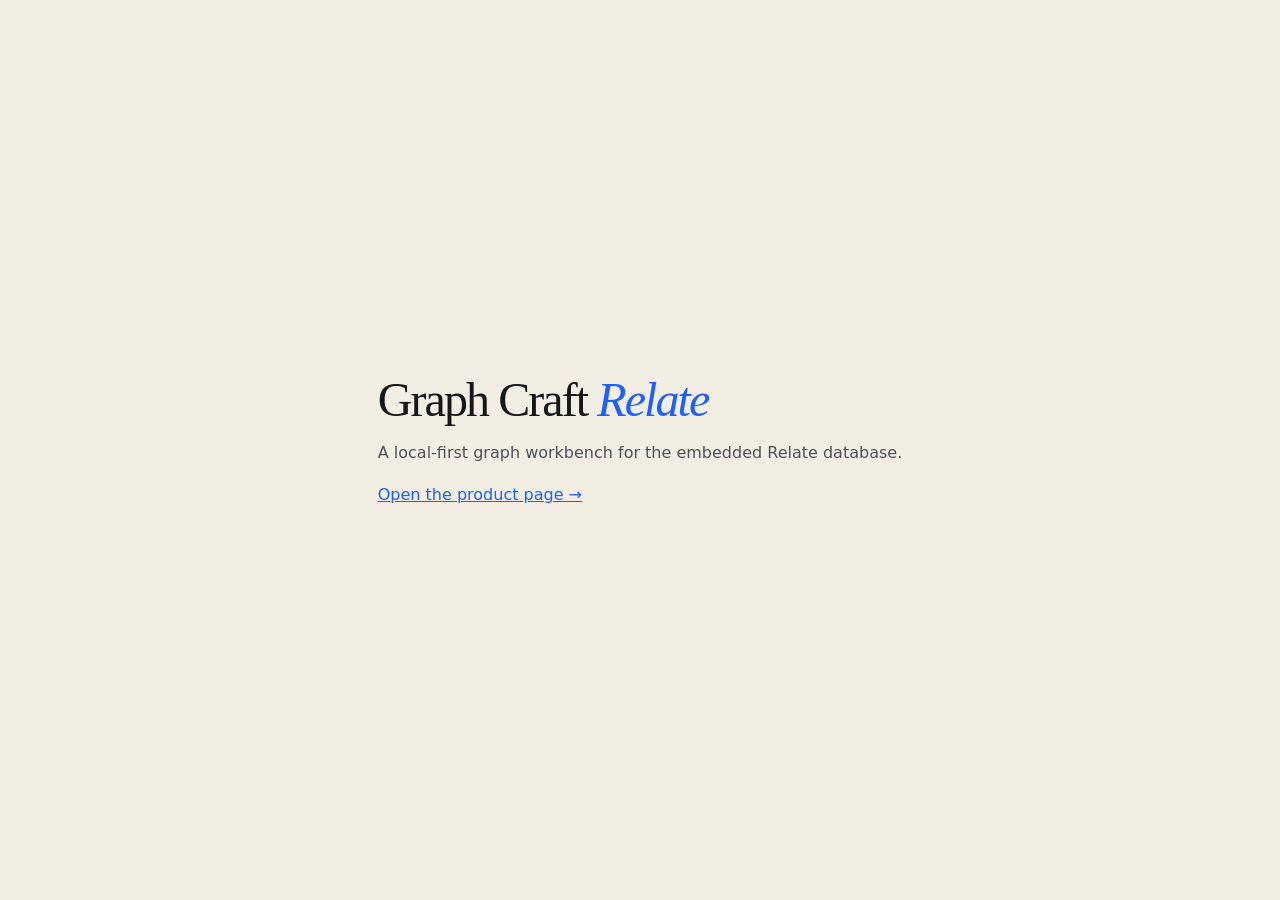
<file: index.html>
<!doctype html>
<html lang="en">
<head>
  <meta charset="utf-8" />
  <meta name="viewport" content="width=device-width, initial-scale=1" />
  <title>Graph Craft</title>
  <meta name="description" content="Graph Craft — local-first graph workbenches." />
  <link rel="icon" href="graph-craft-relate/favicon.svg" type="image/svg+xml" />
  <style>
    :root { color-scheme: light dark; }
    body { margin: 0; min-height: 100vh; display: grid; place-items: center; background: #f2eee4; color: #15181b; font: 16px/1.6 system-ui, sans-serif; }
    main { max-width: 560px; padding: 40px 24px; }
    h1 { margin: 0 0 12px; font: 500 3rem/1 "Iowan Old Style", Palatino, Georgia, serif; letter-spacing: -.04em; }
    h1 em { color: #1f5eff; }
    p { color: #4b5359; }
    a { color: #1f5eff; }
    @media (prefers-color-scheme: dark) { body { background: #0c1117; color: #e7eef5; } p { color: #b3c0cb; } h1 em, a { color: #6ea8ff; } }
  </style>
</head>
<body>
  <main>
    <h1>Graph Craft <em>Relate</em></h1>
    <p>A local-first graph workbench for the embedded Relate database.</p>
    <p><a href="graph-craft-relate/">Open the product page →</a></p>
  </main>
</body>
</html>
</file>
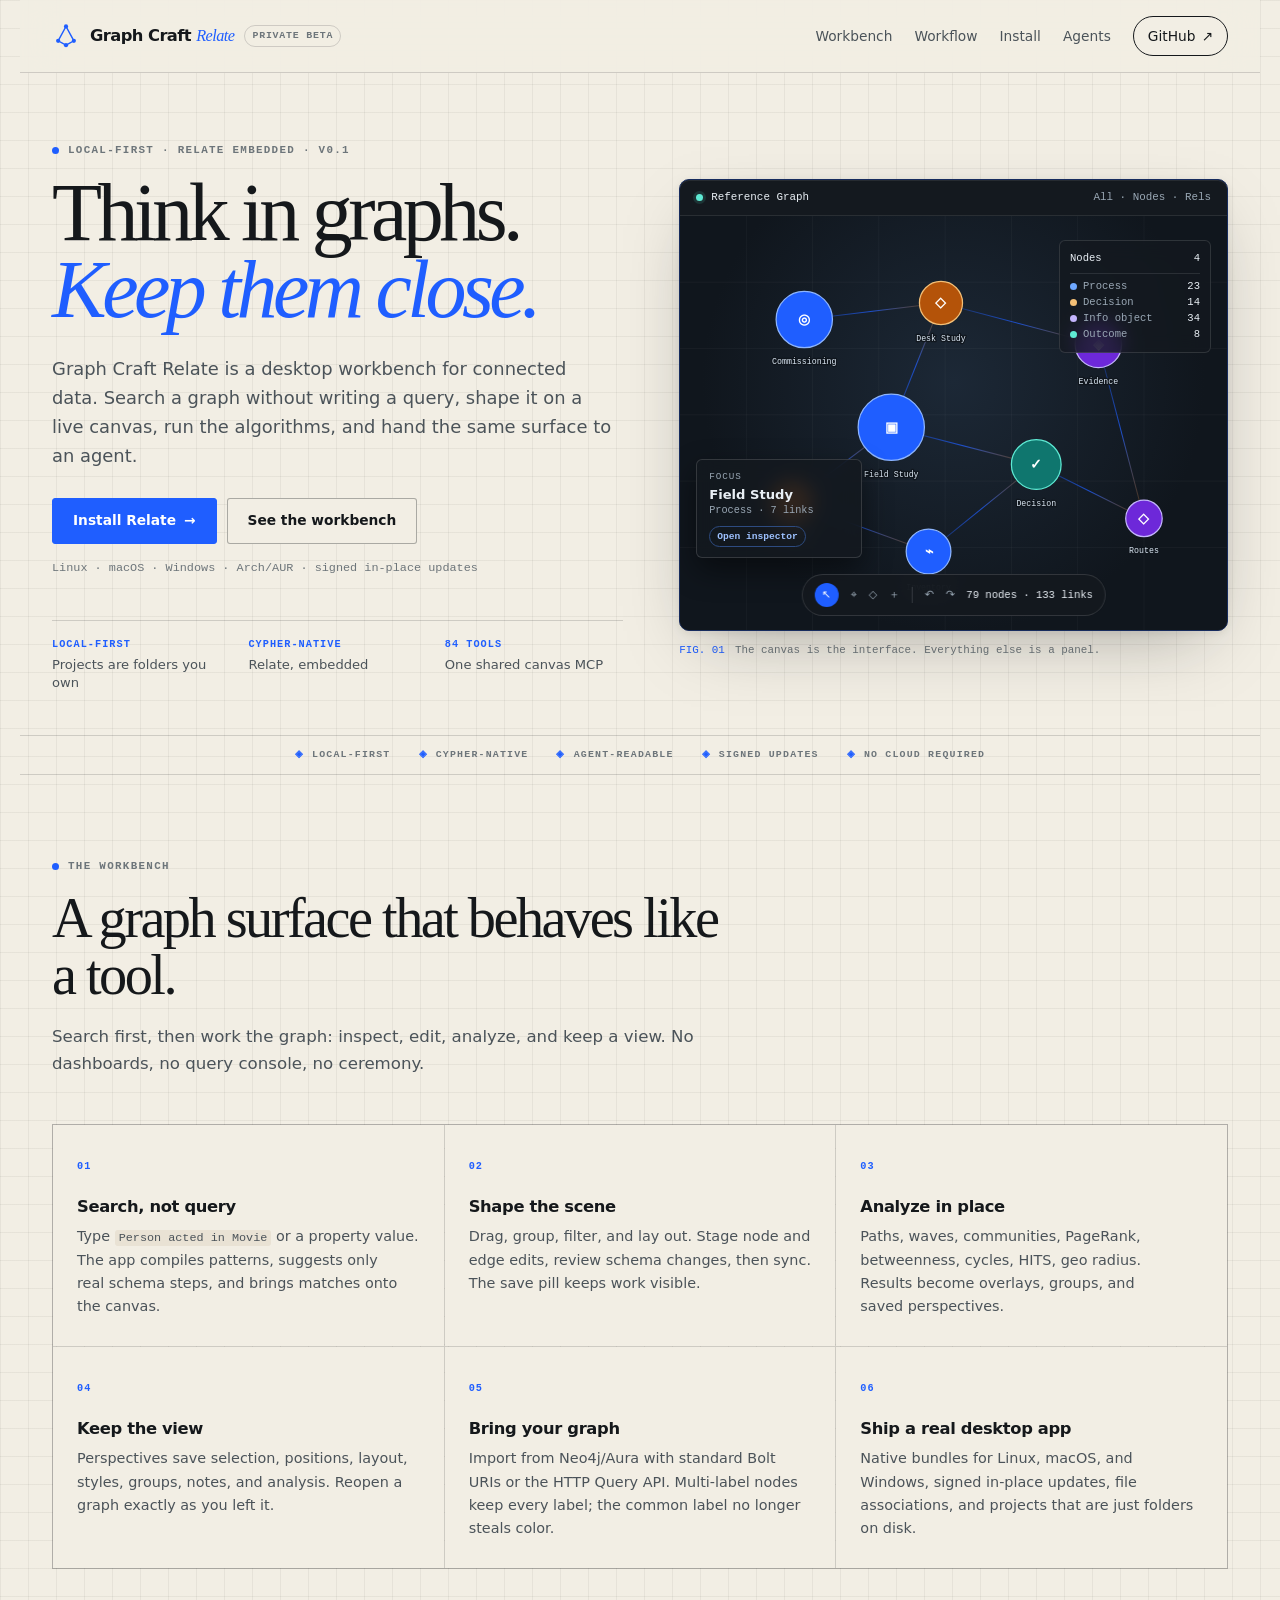
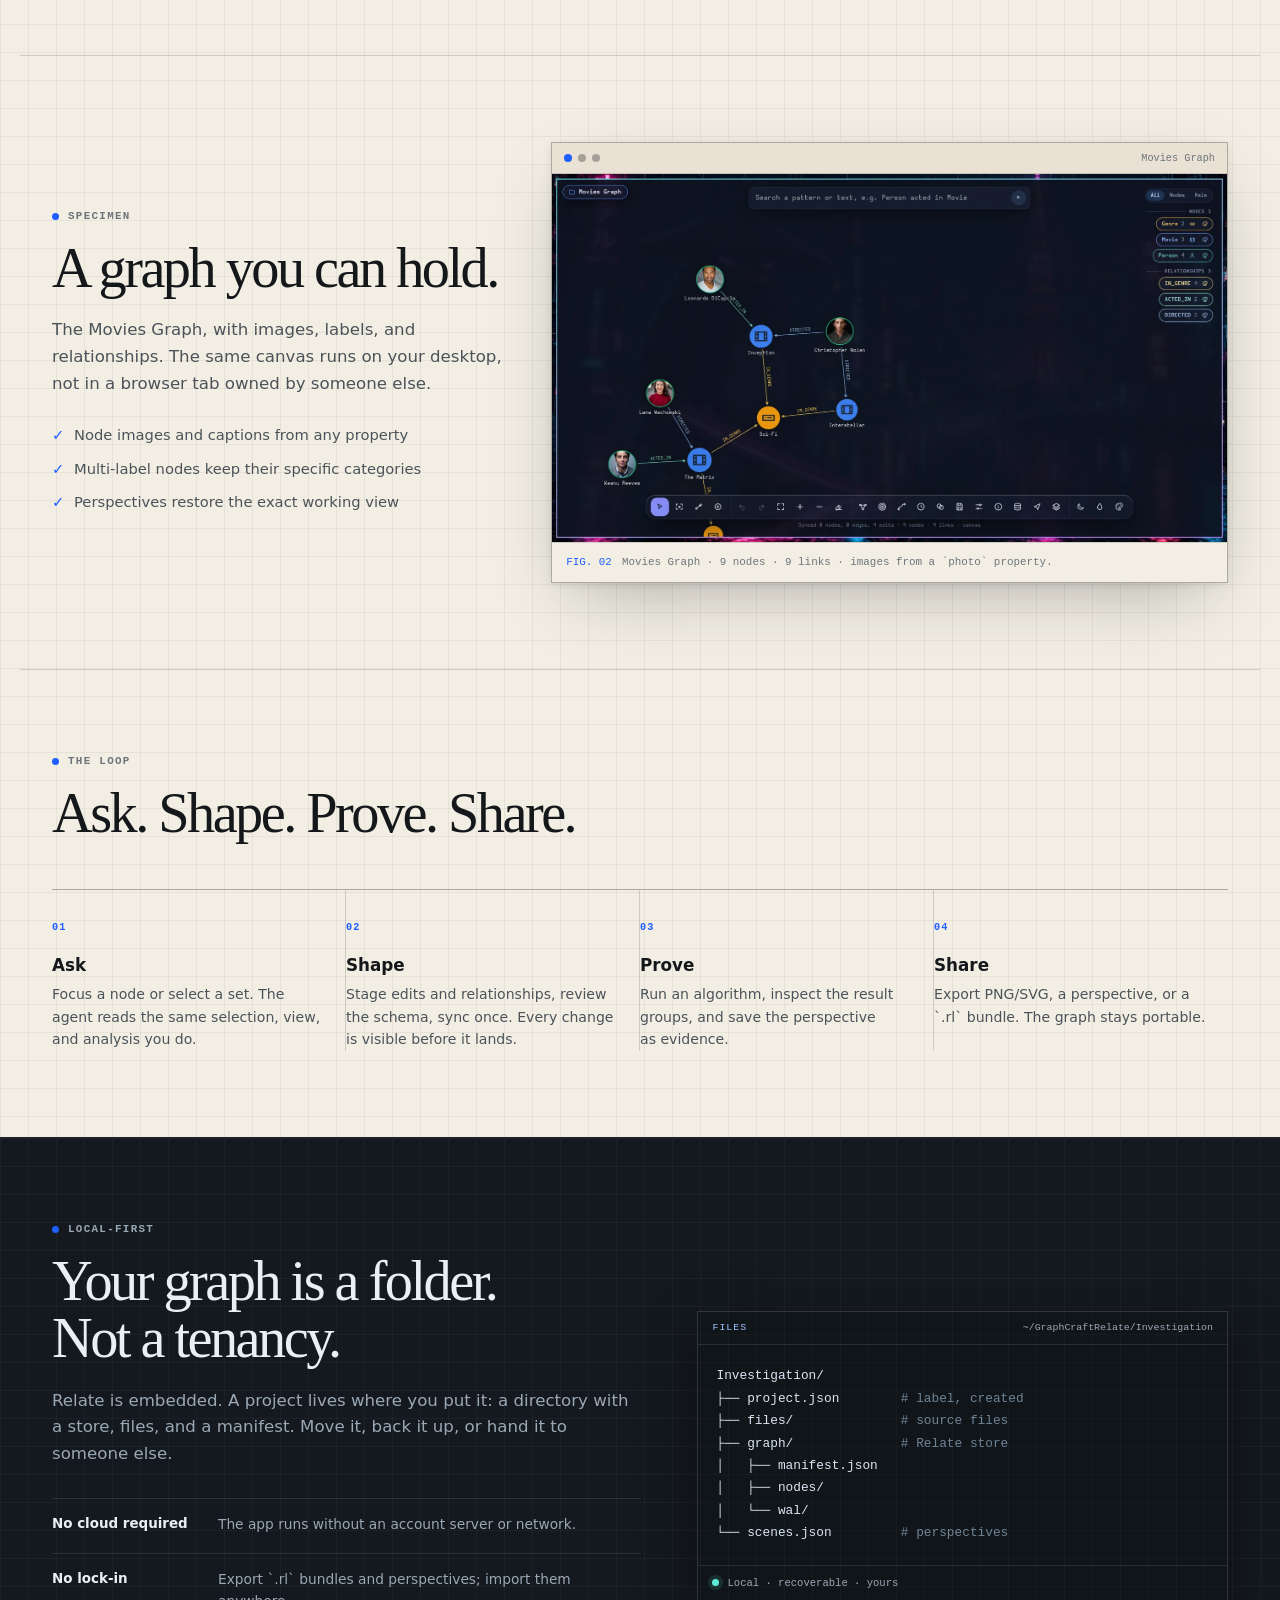
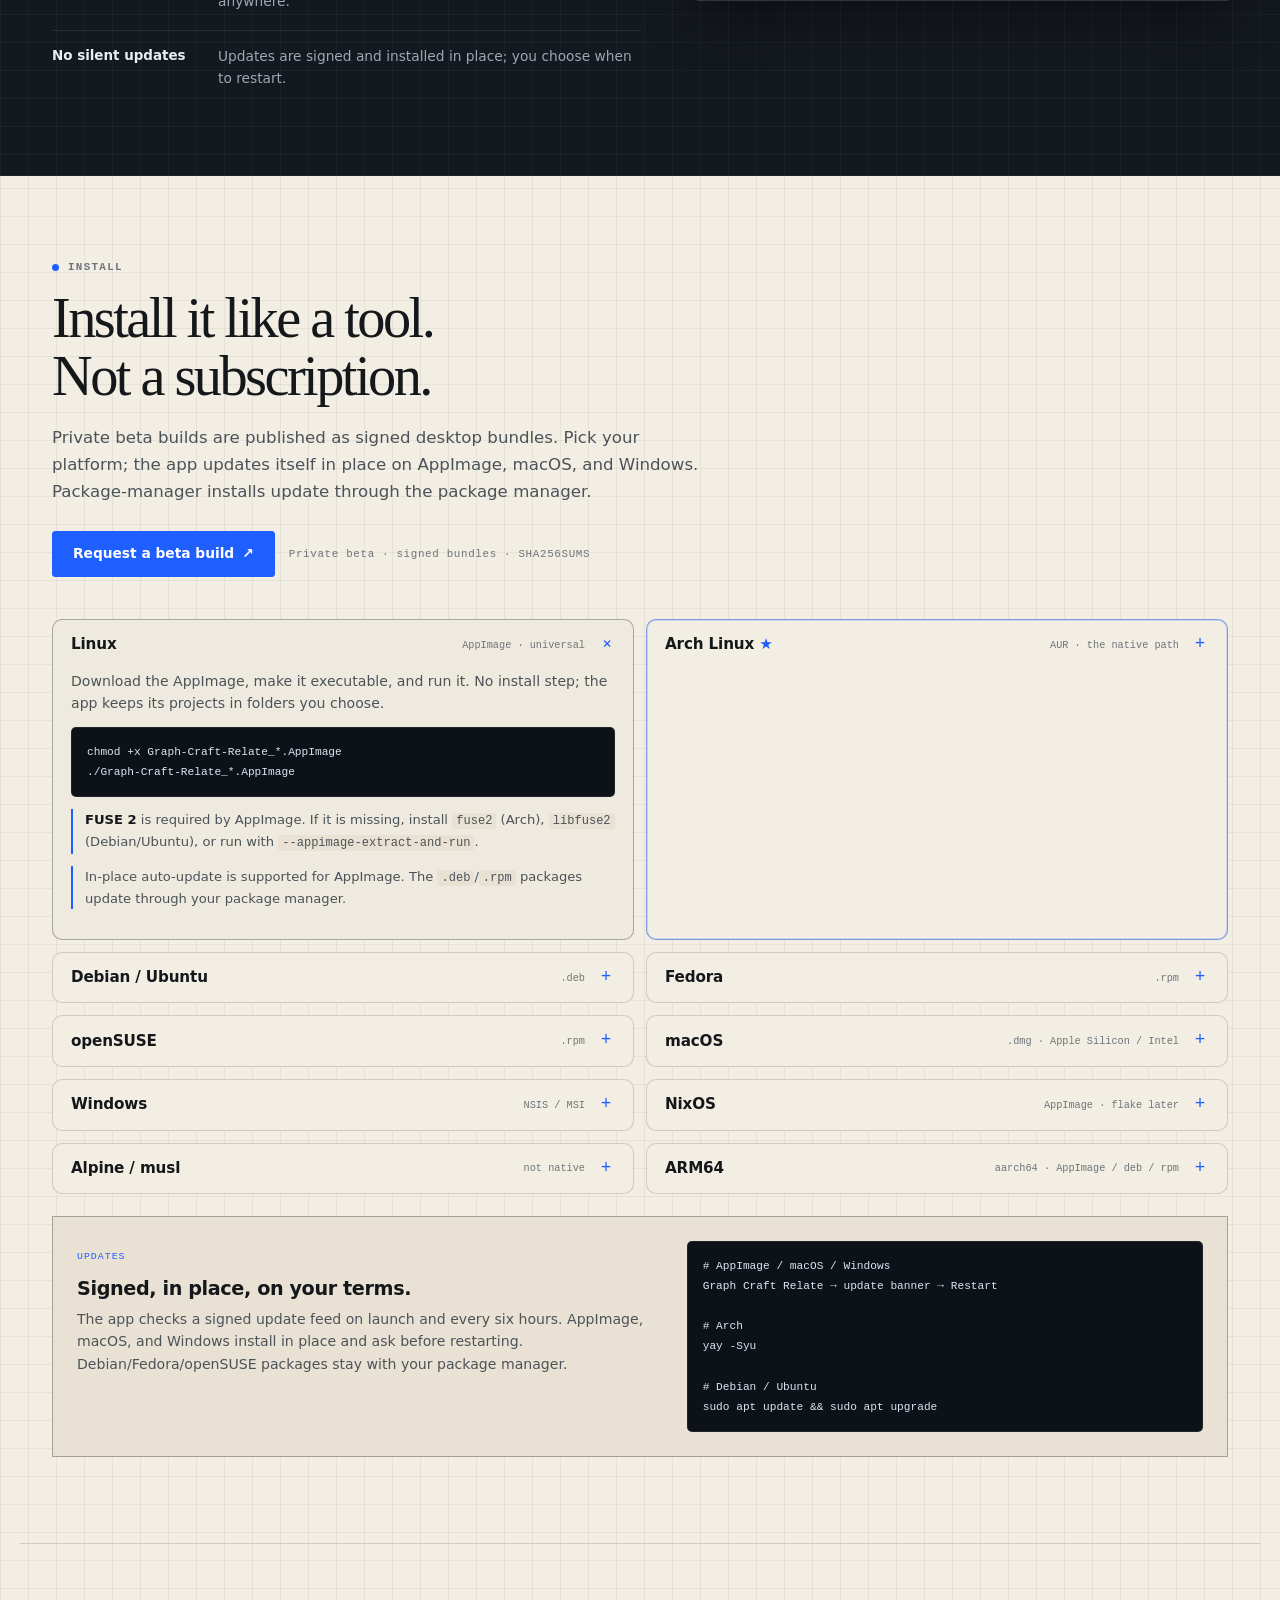
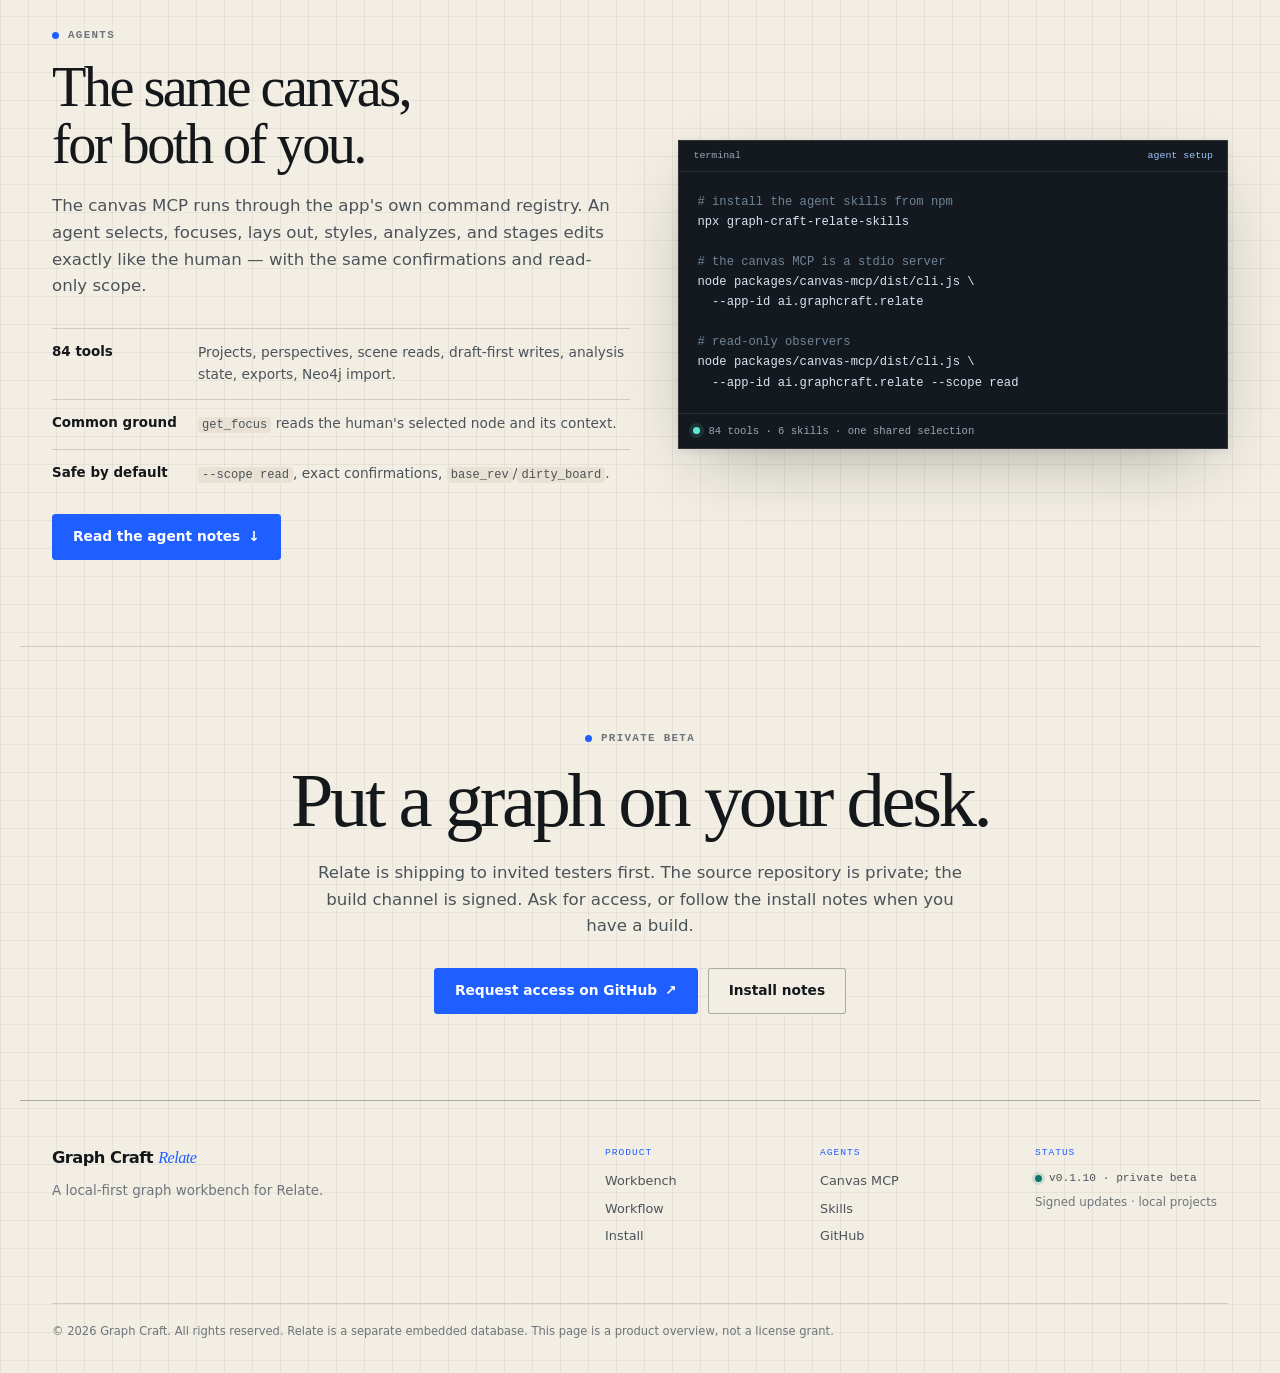
<file: graph-craft-relate/index.html>
<!doctype html>
<html lang="en">
<head>
  <meta charset="utf-8" />
  <meta name="viewport" content="width=device-width, initial-scale=1" />
  <title>Graph Craft Relate — a local-first graph workbench</title>
  <meta name="description" content="Graph Craft Relate is a local-first desktop graph workbench for the embedded Relate database. Search, shape, analyze, and share graphs — with a live canvas MCP for agents." />
  <meta name="theme-color" content="#f2eee4" />
  <meta property="og:title" content="Graph Craft Relate" />
  <meta property="og:description" content="A graph workbench for the desk, not the cloud." />
  <meta property="og:type" content="website" />
  <meta property="og:image" content="https://fab679.github.io/graph-craft-relate/assets/screenshot.webp" />
  <meta property="og:url" content="https://fab679.github.io/graph-craft-relate/" />
  <meta name="twitter:card" content="summary_large_image" />
  <link rel="canonical" href="https://fab679.github.io/graph-craft-relate/" />
  <link rel="icon" href="favicon.svg" type="image/svg+xml" />
  <link rel="stylesheet" href="site.css" />
</head>
<body>
  <a class="skip" href="#main">Skip to content</a>

  <header class="nav">
    <a class="brand" href="#top" aria-label="Graph Craft Relate home">
      <svg class="brand-mark" viewBox="0 0 32 32" aria-hidden="true">
        <path d="M7 21.5 16 5l9 16.5-9 5z" fill="none" stroke="currentColor" stroke-width="1.6"/>
        <circle cx="16" cy="5" r="2.4" fill="currentColor"/>
        <circle cx="7" cy="21.5" r="2.4" fill="currentColor"/>
        <circle cx="25" cy="21.5" r="2.4" fill="currentColor"/>
        <circle cx="16" cy="26.5" r="2.4" fill="currentColor"/>
      </svg>
      <span class="brand-word">Graph Craft <em>Relate</em></span>
      <span class="brand-beta">private beta</span>
    </a>
    <nav class="nav-links" aria-label="Main">
      <a href="#workbench">Workbench</a>
      <a href="#workflow">Workflow</a>
      <a href="#install">Install</a>
      <a href="#agents">Agents</a>
      <a class="nav-cta" href="https://github.com/fab679" rel="noreferrer">GitHub <span aria-hidden="true">↗</span></a>
    </nav>
  </header>

  <main id="main">
    <section class="hero" id="top">
      <div class="hero-copy">
        <p class="eyebrow"><span class="dot"></span> Local-first · Relate embedded · v0.1</p>
        <h1>Think in graphs.<br /><span class="accent">Keep them close.</span></h1>
        <p class="lead">
          Graph Craft Relate is a desktop workbench for connected data. Search a
          graph without writing a query, shape it on a live canvas, run the
          algorithms, and hand the same surface to an agent.
        </p>
        <div class="hero-actions">
          <a class="btn btn-primary" href="#install">Install Relate <span aria-hidden="true">→</span></a>
          <a class="btn" href="#workbench">See the workbench</a>
        </div>
        <p class="fine">Linux · macOS · Windows · Arch/AUR · signed in-place updates</p>
        <dl class="ledger">
          <div><dt>Local-first</dt><dd>Projects are folders you own</dd></div>
          <div><dt>Cypher-native</dt><dd>Relate, embedded</dd></div>
          <div><dt>84 tools</dt><dd>One shared canvas MCP</dd></div>
        </dl>
      </div>

      <div class="hero-visual" aria-label="A graph canvas specimen">
        <div class="canvas-frame">
          <div class="canvas-top">
            <span class="canvas-project"><i></i> Reference Graph</span>
            <span class="canvas-mode">All · Nodes · Rels</span>
          </div>
          <svg class="specimen" viewBox="0 0 660 500" role="img" aria-label="A graph of processes, decisions, and outcomes">
            <defs>
              <linearGradient id="edgeGlow" x1="0" x2="1">
                <stop offset="0" stop-color="#1f5eff" stop-opacity=".15"/>
                <stop offset=".5" stop-color="#1f5eff" stop-opacity=".75"/>
                <stop offset="1" stop-color="#d97706" stop-opacity=".2"/>
              </linearGradient>
            </defs>
            <g class="grid-lines" aria-hidden="true">
              <path d="M0 80H660M0 160H660M0 240H660M0 320H660M0 400H660" />
              <path d="M80 0V500M160 0V500M240 0V500M320 0V500M400 0V500M480 0V500M560 0V500" />
            </g>
            <g class="edges">
              <path d="M150 125 315 105" />
              <path d="M315 105 505 155" />
              <path d="M315 105 255 255" />
              <path d="M255 255 430 300" />
              <path d="M255 255 135 345" />
              <path d="M430 300 560 365" />
              <path d="M135 345 300 405" />
              <path d="M430 300 300 405" />
              <path d="M505 155 560 365" />
            </g>
            <g class="nodes">
              <g class="node n-blue" transform="translate(150 125)">
                <circle r="34"/><text class="glyph" y="5">◎</text>
                <text class="nlabel" y="54">Commissioning</text>
              </g>
              <g class="node n-amber" transform="translate(315 105)">
                <circle r="26"/><text class="glyph" y="5">◇</text>
                <text class="nlabel" y="46">Desk Study</text>
              </g>
              <g class="node n-violet" transform="translate(505 155)">
                <circle r="28"/><text class="glyph" y="5">◈</text>
                <text class="nlabel" y="48">Evidence</text>
              </g>
              <g class="node n-blue" transform="translate(255 255)">
                <circle r="40"/><text class="glyph" y="6">▣</text>
                <text class="nlabel" y="60">Field Study</text>
              </g>
              <g class="node n-green" transform="translate(430 300)">
                <circle r="30"/><text class="glyph" y="5">✓</text>
                <text class="nlabel" y="50">Decision</text>
              </g>
              <g class="node n-amber" transform="translate(135 345)">
                <circle r="24"/><text class="glyph" y="5">↗</text>
                <text class="nlabel" y="44">Outcome</text>
              </g>
              <g class="node n-violet" transform="translate(560 365)">
                <circle r="22"/><text class="glyph" y="5">◇</text>
                <text class="nlabel" y="42">Routes</text>
              </g>
              <g class="node n-blue" transform="translate(300 405)">
                <circle r="27"/><text class="glyph" y="5">⌁</text>
                <text class="nlabel" y="47">Inventory</text>
              </g>
            </g>
          </svg>
          <div class="legend-specimen" aria-hidden="true">
            <p>Nodes <span>4</span></p>
            <p><i class="sw blue"></i> Process <b>23</b></p>
            <p><i class="sw amber"></i> Decision <b>14</b></p>
            <p><i class="sw violet"></i> Info object <b>34</b></p>
            <p><i class="sw green"></i> Outcome <b>8</b></p>
          </div>
          <div class="inspector-specimen" aria-hidden="true">
            <span class="mono">FOCUS</span>
            <strong>Field Study</strong>
            <small>Process · 7 links</small>
            <span class="mini-pill">Open inspector</span>
          </div>
          <div class="canvas-dock" aria-hidden="true">
            <span class="dock-active">↖</span><span>⌖</span><span>◇</span><span>＋</span><span class="dock-sep"></span><span>↶</span><span>↷</span><span class="dock-end">79 nodes · 133 links</span>
          </div>
        </div>
        <p class="visual-caption"><span>FIG. 01</span> The canvas is the interface. Everything else is a panel.</p>
      </div>
    </section>

    <section class="strip" aria-label="Product principles">
      <span>LOCAL-FIRST</span><span>CYPHER-NATIVE</span><span>AGENT-READABLE</span><span>SIGNED UPDATES</span><span>NO CLOUD REQUIRED</span>
    </section>

    <section class="section" id="workbench">
      <header class="section-head">
        <p class="eyebrow"><span class="dot"></span> The workbench</p>
        <h2>A graph surface that behaves like a tool.</h2>
        <p class="section-lead">Search first, then work the graph: inspect, edit, analyze, and keep a view. No dashboards, no query console, no ceremony.</p>
      </header>
      <div class="feature-grid">
        <article class="feature">
          <span class="feature-no">01</span>
          <h3>Search, not query</h3>
          <p>Type <code>Person acted in Movie</code> or a property value. The app compiles patterns, suggests only real schema steps, and brings matches onto the canvas.</p>
        </article>
        <article class="feature">
          <span class="feature-no">02</span>
          <h3>Shape the scene</h3>
          <p>Drag, group, filter, and lay out. Stage node and edge edits, review schema changes, then sync. The save pill keeps work visible.</p>
        </article>
        <article class="feature">
          <span class="feature-no">03</span>
          <h3>Analyze in place</h3>
          <p>Paths, waves, communities, PageRank, betweenness, cycles, HITS, geo radius. Results become overlays, groups, and saved perspectives.</p>
        </article>
        <article class="feature">
          <span class="feature-no">04</span>
          <h3>Keep the view</h3>
          <p>Perspectives save selection, positions, layout, styles, groups, notes, and analysis. Reopen a graph exactly as you left it.</p>
        </article>
        <article class="feature">
          <span class="feature-no">05</span>
          <h3>Bring your graph</h3>
          <p>Import from Neo4j/Aura with standard Bolt URIs or the HTTP Query API. Multi-label nodes keep every label; the common label no longer steals color.</p>
        </article>
        <article class="feature">
          <span class="feature-no">06</span>
          <h3>Ship a real desktop app</h3>
          <p>Native bundles for Linux, macOS, and Windows, signed in-place updates, file associations, and projects that are just folders on disk.</p>
        </article>
      </div>
    </section>

    <section class="section specimen-section" aria-labelledby="specimen-title">
      <div class="specimen-copy">
        <p class="eyebrow"><span class="dot"></span> Specimen</p>
        <h2 id="specimen-title">A graph you can hold.</h2>
        <p class="section-lead">The Movies Graph, with images, labels, and relationships. The same canvas runs on your desktop, not in a browser tab owned by someone else.</p>
        <ul class="check-list">
          <li>Node images and captions from any property</li>
          <li>Multi-label nodes keep their specific categories</li>
          <li>Perspectives restore the exact working view</li>
        </ul>
      </div>
      <figure class="shot">
        <div class="shot-bar"><span></span><span></span><span></span><em>Movies Graph</em></div>
        <img src="assets/screenshot.webp" width="1600" height="873" loading="lazy" alt="Graph Craft Relate canvas showing movie, genre, and person nodes with portrait images." />
        <figcaption><span>FIG. 02</span> Movies Graph · 9 nodes · 9 links · images from a `photo` property.</figcaption>
      </figure>
    </section>

    <section class="section workflow" id="workflow">
      <header class="section-head">
        <p class="eyebrow"><span class="dot"></span> The loop</p>
        <h2>Ask. Shape. Prove. Share.</h2>
      </header>
      <ol class="steps">
        <li><span>01</span><h3>Ask</h3><p>Focus a node or select a set. The agent reads the same selection, view, and analysis you do.</p></li>
        <li><span>02</span><h3>Shape</h3><p>Stage edits and relationships, review the schema, sync once. Every change is visible before it lands.</p></li>
        <li><span>03</span><h3>Prove</h3><p>Run an algorithm, inspect the result groups, and save the perspective as evidence.</p></li>
        <li><span>04</span><h3>Share</h3><p>Export PNG/SVG, a perspective, or a `.rl` bundle. The graph stays portable.</p></li>
      </ol>
    </section>

    <section class="section local-panel">
      <div class="local-copy">
        <p class="eyebrow"><span class="dot"></span> Local-first</p>
        <h2>Your graph is a folder.<br />Not a tenancy.</h2>
        <p class="section-lead">Relate is embedded. A project lives where you put it: a directory with a store, files, and a manifest. Move it, back it up, or hand it to someone else.</p>
        <div class="local-points">
          <div><strong>No cloud required</strong><span>The app runs without an account server or network.</span></div>
          <div><strong>No lock-in</strong><span>Export `.rl` bundles and perspectives; import them anywhere.</span></div>
          <div><strong>No silent updates</strong><span>Updates are signed and installed in place; you choose when to restart.</span></div>
        </div>
      </div>
      <div class="tree-card" aria-label="Project folder layout">
        <div class="tree-head"><span>FILES</span><span>~/GraphCraftRelate/Investigation</span></div>
        <pre><code>Investigation/
├── project.json        <i># label, created</i>
├── files/              <i># source files</i>
├── graph/              <i># Relate store</i>
│   ├── manifest.json
│   ├── nodes/
│   └── wal/
└── scenes.json         <i># perspectives</i></code></pre>
        <p class="tree-note"><span class="pulse"></span> Local · recoverable · yours</p>
      </div>
    </section>

    <section class="section" id="install">
      <header class="section-head">
        <p class="eyebrow"><span class="dot"></span> Install</p>
        <h2>Install it like a tool.<br />Not a subscription.</h2>
        <p class="section-lead">Private beta builds are published as signed desktop bundles. Pick your platform; the app updates itself in place on AppImage, macOS, and Windows. Package-manager installs update through the package manager.</p>
      </header>

      <div class="download-row">
        <a class="btn btn-primary" href="https://github.com/fab679" rel="noreferrer">Request a beta build <span aria-hidden="true">↗</span></a>
        <span class="mono">Private beta · signed bundles · SHA256SUMS</span>
      </div>

      <div class="install-grid">
        <details class="install-card" open>
          <summary><span class="os">Linux</span><span class="os-meta">AppImage · universal</span><span class="chev" aria-hidden="true">+</span></summary>
          <div class="install-body">
            <p>Download the AppImage, make it executable, and run it. No install step; the app keeps its projects in folders you choose.</p>
            <pre><code>chmod +x Graph-Craft-Relate_*.AppImage
./Graph-Craft-Relate_*.AppImage</code></pre>
            <p class="note"><strong>FUSE 2</strong> is required by AppImage. If it is missing, install <code>fuse2</code> (Arch), <code>libfuse2</code> (Debian/Ubuntu), or run with <code>--appimage-extract-and-run</code>.</p>
            <p class="note">In-place auto-update is supported for AppImage. The <code>.deb</code>/<code>.rpm</code> packages update through your package manager.</p>
          </div>
        </details>

        <details class="install-card arch-card">
          <summary><span class="os">Arch Linux</span><span class="os-meta">AUR · the native path</span><span class="chev" aria-hidden="true">+</span></summary>
          <div class="install-body">
            <p>Arch is the reference environment. Use the AUR package when published, or run the AppImage.</p>
            <pre><code>yay -S graph-craft-relate-bin
# or: paru -S graph-craft-relate-bin</code></pre>
            <p>Building from source needs the Tauri/WebKit stack:</p>
            <pre><code>sudo pacman -S --needed base-devel webkit2gtk-4.1 gtk3 \
  libappindicator librsvg patchelf openssl</code></pre>
            <p class="note"><strong>Arch notes:</strong> AppImage needs <code>fuse2</code>. Wayland works natively; on some GPUs, set <code>WEBKIT_DISABLE_COMPOSITING_MODE=1</code> if the canvas is blank. On ARM/ALARM, build the <code>aarch64</code> bundle from source.</p>
            <p class="note"><strong>Omarchy:</strong> the app detects Omarchy and offers <strong>Follow the Omarchy theme and accent</strong> in Settings. It reads the current theme's <code>colors.toml</code>; the option is hidden on other desktops.</p>
          </div>
        </details>

        <details class="install-card">
          <summary><span class="os">Debian / Ubuntu</span><span class="os-meta">.deb</span><span class="chev" aria-hidden="true">+</span></summary>
          <div class="install-body">
            <pre><code>sudo apt install ./graph-craft-relate_*_amd64.deb</code></pre>
            <p>Dependencies: <code>libwebkit2gtk-4.1-0</code>, <code>libgtk-3-0</code>, <code>libayatana-appindicator3-1</code>, <code>librsvg2-2</code>. Use the AppImage if your release is older than Ubuntu 22.04.</p>
          </div>
        </details>

        <details class="install-card">
          <summary><span class="os">Fedora</span><span class="os-meta">.rpm</span><span class="chev" aria-hidden="true">+</span></summary>
          <div class="install-body">
            <pre><code>sudo dnf install ./graph-craft-relate-*.x86_64.rpm</code></pre>
            <p>Dependencies: <code>webkit2gtk4.1</code>, <code>gtk3</code>, <code>libappindicator-gtk3</code>, <code>librsvg2</code>. Fedora Silverblue users should use the AppImage or a Distrobox container.</p>
          </div>
        </details>

        <details class="install-card">
          <summary><span class="os">openSUSE</span><span class="os-meta">.rpm</span><span class="chev" aria-hidden="true">+</span></summary>
          <div class="install-body">
            <pre><code>sudo zypper install ./graph-craft-relate-*.x86_64.rpm</code></pre>
            <p>Dependencies: <code>webkit2gtk4.1</code>, <code>gtk3</code>, <code>libappindicator3-1</code>, <code>librsvg2</code>.</p>
          </div>
        </details>

        <details class="install-card">
          <summary><span class="os">macOS</span><span class="os-meta">.dmg · Apple Silicon / Intel</span><span class="chev" aria-hidden="true">+</span></summary>
          <div class="install-body">
            <p>Open the DMG, drag <strong>Graph Craft Relate</strong> to Applications, and launch it.</p>
            <p class="note">Beta builds may be unnotarized: right-click the app → <strong>Open</strong> the first time. Production builds are signed and notarized. Auto-update is in place.</p>
          </div>
        </details>

        <details class="install-card">
          <summary><span class="os">Windows</span><span class="os-meta">NSIS / MSI</span><span class="chev" aria-hidden="true">+</span></summary>
          <div class="install-body">
            <p>Run the <code>.exe</code> installer (or the MSI). The installer bootstraps WebView2 if it is missing.</p>
            <p class="note">Beta builds may show SmartScreen: <strong>More info → Run anyway</strong>. Production builds are code-signed. Auto-update is in place.</p>
            <p class="note">Windows on ARM64: use the x64 build under emulation; a native ARM64 bundle is not shipped yet.</p>
          </div>
        </details>

        <details class="install-card">
          <summary><span class="os">NixOS</span><span class="os-meta">AppImage · flake later</span><span class="chev" aria-hidden="true">+</span></summary>
          <div class="install-body">
            <p>Run the AppImage through <code>appimage-run</code>:</p>
            <pre><code>nix-shell -p appimage-run
appimage-run ./Graph-Craft-Relate_*.AppImage</code></pre>
            <p class="note">A native flake is planned; until then, use the AppImage or a Distrobox container. Do not mix the app's WebKit with a mismatched system runtime.</p>
          </div>
        </details>

        <details class="install-card">
          <summary><span class="os">Alpine / musl</span><span class="os-meta">not native</span><span class="chev" aria-hidden="true">+</span></summary>
          <div class="install-body">
            <p>WebKitGTK/Tauri does not ship a native musl bundle. Use a glibc Distrobox (Arch/Debian) or a Flatpak when available; the AppImage will not run natively on Alpine.</p>
          </div>
        </details>

        <details class="install-card">
          <summary><span class="os">ARM64</span><span class="os-meta">aarch64 · AppImage / deb / rpm</span><span class="chev" aria-hidden="true">+</span></summary>
          <div class="install-body">
            <p>Use the <code>aarch64</code> bundle. The Relate sidecar is pinned per target (<code>relate-linux-arm64</code>); the app refuses to start with a missing sidecar.</p>
            <p class="note">Arch ARM (ALARM) users can build from source with the same dependencies; the AUR package targets x86_64.</p>
          </div>
        </details>
      </div>

      <div class="update-note">
        <div>
          <span class="mono">UPDATES</span>
          <h3>Signed, in place, on your terms.</h3>
          <p>The app checks a signed update feed on launch and every six hours. AppImage, macOS, and Windows install in place and ask before restarting. Debian/Fedora/openSUSE packages stay with your package manager.</p>
        </div>
        <div class="update-code">
          <pre><code># AppImage / macOS / Windows
Graph Craft Relate → update banner → Restart

# Arch
yay -Syu

# Debian / Ubuntu
sudo apt update &amp;&amp; sudo apt upgrade</code></pre>
        </div>
      </div>
    </section>

    <section class="section agents" id="agents">
      <div class="agents-copy">
        <p class="eyebrow"><span class="dot"></span> Agents</p>
        <h2>The same canvas,<br />for both of you.</h2>
        <p class="section-lead">The canvas MCP runs through the app's own command registry. An agent selects, focuses, lays out, styles, analyzes, and stages edits exactly like the human — with the same confirmations and read-only scope.</p>
        <div class="agent-points">
          <div><strong>84 tools</strong><span>Projects, perspectives, scene reads, draft-first writes, analysis state, exports, Neo4j import.</span></div>
          <div><strong>Common ground</strong><span><code>get_focus</code> reads the human's selected node and its context.</span></div>
          <div><strong>Safe by default</strong><span><code>--scope read</code>, exact confirmations, <code>base_rev</code>/<code>dirty_board</code>.</span></div>
        </div>
        <a class="btn btn-primary" href="#agents">Read the agent notes <span aria-hidden="true">↓</span></a>
      </div>
      <div class="agent-code">
        <div class="code-head"><span>terminal</span><span>agent setup</span></div>
        <pre><code><span class="c"># install the agent skills from npm</span>
npx graph-craft-relate-skills

<span class="c"># the canvas MCP is a stdio server</span>
node packages/canvas-mcp/dist/cli.js \
  --app-id ai.graphcraft.relate

<span class="c"># read-only observers</span>
node packages/canvas-mcp/dist/cli.js \
  --app-id ai.graphcraft.relate --scope read</code></pre>
        <p class="code-note"><span class="pulse"></span> 84 tools · 6 skills · one shared selection</p>
      </div>
    </section>

    <section class="section closing">
      <p class="eyebrow"><span class="dot"></span> Private beta</p>
      <h2>Put a graph on your desk.</h2>
      <p class="section-lead">Relate is shipping to invited testers first. The source repository is private; the build channel is signed. Ask for access, or follow the install notes when you have a build.</p>
      <div class="hero-actions">
        <a class="btn btn-primary" href="https://github.com/fab679" rel="noreferrer">Request access on GitHub <span aria-hidden="true">↗</span></a>
        <a class="btn" href="#install">Install notes</a>
      </div>
    </section>
  </main>

  <footer class="footer">
    <div class="footer-brand">
      <span class="brand-word">Graph Craft <em>Relate</em></span>
      <p>A local-first graph workbench for Relate.</p>
    </div>
    <div class="footer-cols">
      <div><span class="mono">PRODUCT</span><a href="#workbench">Workbench</a><a href="#workflow">Workflow</a><a href="#install">Install</a></div>
      <div><span class="mono">AGENTS</span><a href="#agents">Canvas MCP</a><a href="#agents">Skills</a><a href="https://github.com/fab679" rel="noreferrer">GitHub</a></div>
      <div><span class="mono">STATUS</span><span class="status"><i></i> v0.1.10 · private beta</span><span class="muted">Signed updates · local projects</span></div>
    </div>
    <p class="footer-legal">© 2026 Graph Craft. All rights reserved. Relate is a separate embedded database. This page is a product overview, not a license grant.</p>
  </footer>

  <script src="site.js" defer></script>
</body>
</html>
</file>
<file: graph-craft-relate/site.css>
/* Graph Craft Relate — Hallmark · shape: product page · genre: technical editorial
 * theme: Cobalt blueprint · paper/ink/cobalt · signature: a live graph specimen
 * with a ledger-like install index. No remote fonts, no frameworks. */

:root {
  --paper: #f2eee4;
  --paper-2: #e9e2d4;
  --paper-3: #dfd6c5;
  --ink: #15181b;
  --ink-2: #4b5359;
  --muted: #6d757a;
  --cobalt: #1f5eff;
  --cobalt-2: #1747c7;
  --cobalt-ink: #ffffff;
  --amber: #b45309;
  --green: #0f766e;
  --violet: #6d28d9;
  --rule: rgba(21, 24, 27, 0.16);
  --rule-2: rgba(21, 24, 27, 0.32);
  --grid: rgba(21, 24, 27, 0.055);
  --panel: #14191f;
  --panel-2: #1b222b;
  --panel-ink: #e9eff5;
  --panel-mut: #9aa8b5;
  --code: #0d1218;
  --code-ink: #d9e6f2;
  --shadow: 0 24px 70px -24px rgba(21, 24, 27, 0.35), 0 2px 8px rgba(21, 24, 27, 0.08);
  --serif: "Iowan Old Style", "Palatino Linotype", Palatino, Georgia, serif;
  --sans: system-ui, -apple-system, "Segoe UI", Roboto, sans-serif;
  --mono: ui-monospace, "SF Mono", "Cascadia Mono", Menlo, Consolas, monospace;
  --max: 1240px;
  --gutter: 32px;
  --radius: 10px;
  --cut: 12px;
}

@media (prefers-color-scheme: dark) {
  :root {
    --paper: #0c1117;
    --paper-2: #111821;
    --paper-3: #18212c;
    --ink: #e7eef5;
    --ink-2: #b3c0cb;
    --muted: #8795a3;
    --cobalt: #6ea8ff;
    --cobalt-2: #a9c7ff;
    --cobalt-ink: #08111f;
    --amber: #f0b35e;
    --green: #5eead4;
    --violet: #c4b5fd;
    --rule: rgba(231, 238, 245, 0.14);
    --rule-2: rgba(231, 238, 245, 0.28);
    --grid: rgba(231, 238, 245, 0.05);
    --panel: #111821;
    --panel-2: #17212c;
    --panel-ink: #e7eef5;
    --panel-mut: #94a3b3;
    --code: #070b10;
    --code-ink: #dbe8f5;
    --shadow: 0 24px 70px -20px rgba(0, 0, 0, 0.75), 0 2px 8px rgba(0, 0, 0, 0.4);
  }
}

* { box-sizing: border-box; }
html { scroll-behavior: smooth; }
body {
  margin: 0;
  color: var(--ink);
  background-color: var(--paper);
  background-image:
    linear-gradient(var(--grid) 1px, transparent 1px),
    linear-gradient(90deg, var(--grid) 1px, transparent 1px);
  background-size: 28px 28px;
  font: 16px/1.6 var(--sans);
  -webkit-font-smoothing: antialiased;
  text-rendering: optimizeLegibility;
  overflow-x: clip;
}
::selection { background: var(--cobalt); color: var(--cobalt-ink); }
a { color: inherit; text-decoration-thickness: 1px; text-underline-offset: 0.18em; }
a:hover { color: var(--cobalt); }
img, svg { display: block; max-width: 100%; }
code, pre, .mono { font-family: var(--mono); }
button, a { -webkit-tap-highlight-color: transparent; }
:focus-visible { outline: 2px solid var(--cobalt); outline-offset: 3px; }

.skip {
  position: absolute; left: 12px; top: -60px; z-index: 100;
  background: var(--ink); color: var(--paper); padding: 8px 12px; border-radius: 4px;
}
.skip:focus { top: 12px; }

/* ------------------------------------------------------------------ nav */

.nav {
  position: sticky; top: 0; z-index: 50;
  display: flex; align-items: center; gap: 24px;
  max-width: var(--max); margin: 0 auto; padding: 16px var(--gutter);
  background: color-mix(in srgb, var(--paper) 86%, transparent);
  border-bottom: 1px solid var(--rule);
  backdrop-filter: blur(16px) saturate(1.2);
  -webkit-backdrop-filter: blur(16px) saturate(1.2);
}
.brand { display: inline-flex; align-items: center; gap: 10px; text-decoration: none; margin-right: auto; }
.brand-mark { width: 28px; height: 28px; color: var(--cobalt); flex: none; }
.brand-word {
  font: 600 1.02rem/1 var(--sans); letter-spacing: -0.035em; white-space: nowrap;
}
.brand-word em { font-family: var(--serif); font-weight: 500; color: var(--cobalt); }
.brand-beta {
  font: 600 0.62rem/1 var(--mono); letter-spacing: 0.08em; text-transform: uppercase;
  color: var(--muted); border: 1px solid var(--rule); padding: 5px 7px; border-radius: 999px;
}
.nav-links { display: flex; align-items: center; gap: 22px; font-size: 0.86rem; }
.nav-links a { text-decoration: none; color: var(--ink-2); }
.nav-links a:hover { color: var(--ink); }
.nav-cta {
  display: inline-flex; align-items: center; gap: 6px;
  border: 1px solid var(--ink); border-radius: 999px; padding: 8px 14px;
  color: var(--ink) !important; background: var(--paper);
}
.nav-cta:hover { background: var(--ink); color: var(--paper) !important; }

/* ----------------------------------------------------------------- hero */

.hero {
  max-width: var(--max); margin: 0 auto; padding: 72px var(--gutter) 42px;
  display: grid; grid-template-columns: minmax(0, 1.02fr) minmax(0, 0.98fr);
  gap: 56px; align-items: center;
}
.eyebrow {
  display: flex; align-items: center; gap: 9px;
  margin: 0 0 18px; font: 600 0.68rem/1 var(--mono);
  letter-spacing: 0.12em; text-transform: uppercase; color: var(--muted);
}
.dot { width: 7px; height: 7px; border-radius: 50%; background: var(--cobalt); flex: none; }
h1, h2, h3, p { text-wrap: pretty; }
.hero h1 {
  margin: 0; font-family: var(--serif); font-weight: 500;
  font-size: clamp(3.2rem, 6.4vw, 6.1rem); line-height: 0.94;
  letter-spacing: -0.055em;
}
.hero h1 .accent { color: var(--cobalt); font-style: italic; }
.lead { max-width: 51ch; margin: 26px 0 0; font-size: 1.12rem; line-height: 1.62; color: var(--ink-2); }
.hero-actions { display: flex; flex-wrap: wrap; gap: 10px; margin-top: 28px; }
.btn {
  display: inline-flex; align-items: center; justify-content: center; gap: 8px;
  min-height: 46px; padding: 0 20px;
  border: 1px solid var(--rule-2); border-radius: 3px;
  background: var(--paper); color: var(--ink);
  font: 600 0.86rem/1 var(--sans); text-decoration: none; cursor: pointer;
  transition: transform 140ms ease, background-color 180ms ease, color 180ms ease;
}
.btn:hover { transform: translateY(-1px); border-color: var(--ink); color: var(--ink); }
.btn-primary { background: var(--cobalt); border-color: var(--cobalt); color: var(--cobalt-ink); }
.btn-primary:hover { background: var(--cobalt-2); border-color: var(--cobalt-2); color: var(--cobalt-ink); }
@supports (corner-shape: bevel) {
  .btn, .install-card, .shot, .canvas-frame, .tree-card, .agent-code { border-radius: var(--cut) 3px var(--cut) 3px; corner-shape: bevel round bevel round; }
}
.fine { margin: 16px 0 0; color: var(--muted); font: 0.74rem/1.5 var(--mono); }
.ledger { display: grid; grid-template-columns: repeat(3, minmax(0, 1fr)); gap: 18px; margin: 42px 0 0; padding: 18px 0 0; border-top: 1px solid var(--rule); }
.ledger div { min-width: 0; }
.ledger dt { font: 600 0.64rem/1 var(--mono); letter-spacing: 0.1em; text-transform: uppercase; color: var(--cobalt); }
.ledger dd { margin: 7px 0 0; font-size: 0.82rem; line-height: 1.4; color: var(--ink-2); }

/* ---------------------------------------------------------- hero visual */

.hero-visual { position: relative; min-width: 0; }
.canvas-frame {
  position: relative; overflow: hidden;
  background: var(--panel); color: var(--panel-ink);
  border: 1px solid color-mix(in srgb, var(--cobalt) 28%, var(--panel));
  box-shadow: var(--shadow), inset 0 1px 0 rgba(255,255,255,0.08);
  border-radius: var(--radius);
}
.canvas-top {
  display: flex; align-items: center; justify-content: space-between; gap: 10px;
  padding: 12px 16px; border-bottom: 1px solid rgba(255,255,255,0.09);
  font: 0.68rem/1 var(--mono); color: var(--panel-mut);
}
.canvas-project { display: inline-flex; align-items: center; gap: 8px; color: var(--panel-ink); }
.canvas-project i { width: 7px; height: 7px; border-radius: 50%; background: #5eead4; box-shadow: 0 0 0 3px rgba(94,234,212,.12); }
.canvas-mode { color: var(--panel-mut); }
.specimen { width: 100%; height: auto; background: radial-gradient(circle at 50% 40%, #1c2836 0%, #10161d 68%); }
.grid-lines path { stroke: rgba(255,255,255,0.045); stroke-width: 1; }
.edges path { fill: none; stroke: url(#edgeGlow); stroke-width: 1.25; }
.node circle { stroke-width: 1.5; }
.n-blue circle { fill: #1f5eff; stroke: #8db5ff; }
.n-amber circle { fill: #b45309; stroke: #f4bf76; }
.n-violet circle { fill: #6d28d9; stroke: #c4b5fd; }
.n-green circle { fill: #0f766e; stroke: #5eead4; }
.glyph { fill: #fff; font: 600 17px/1 var(--mono); text-anchor: middle; }
.nlabel { fill: #dbe7f3; font: 500 10px/1 var(--mono); text-anchor: middle; paint-order: stroke; stroke: #10161d; stroke-width: 3px; stroke-linejoin: round; }
.node { transition: transform 220ms ease; }
.node:hover { transform: translateY(-2px); }
.legend-specimen {
  position: absolute; top: 60px; right: 16px; width: 152px;
  padding: 10px; border: 1px solid rgba(255,255,255,0.12); border-radius: 6px;
  background: rgba(20, 25, 31, 0.78); backdrop-filter: blur(10px);
  font: 0.66rem/1.5 var(--mono); color: var(--panel-mut);
}
.legend-specimen p { display: flex; align-items: center; gap: 6px; margin: 0; }
.legend-specimen p:first-child { justify-content: space-between; color: var(--panel-ink); border-bottom: 1px solid rgba(255,255,255,.1); padding-bottom: 6px; margin-bottom: 5px; }
.legend-specimen b { margin-left: auto; color: var(--panel-ink); font-weight: 500; }
.sw { width: 7px; height: 7px; border-radius: 50%; flex: none; }
.sw.blue { background: #6ea8ff; } .sw.amber { background: #f4bf76; } .sw.violet { background: #c4b5fd; } .sw.green { background: #5eead4; }
.inspector-specimen {
  position: absolute; left: 16px; bottom: 72px; width: 166px;
  display: grid; gap: 2px; padding: 10px 12px;
  border: 1px solid rgba(255,255,255,0.14); border-radius: 6px;
  background: rgba(20,25,31,.82); backdrop-filter: blur(10px); color: var(--panel-ink);
  box-shadow: 0 12px 30px #0007;
}
.inspector-specimen .mono { font-size: 0.58rem; color: var(--panel-mut); letter-spacing: .1em; }
.inspector-specimen strong { font: 600 .82rem/1.2 var(--sans); }
.inspector-specimen small { font: .64rem/1.3 var(--mono); color: var(--panel-mut); }
.mini-pill { margin-top: 6px; font: 600 .6rem/1 var(--mono); color: #9ec2ff; border: 1px solid #2d4b80; padding: 5px 7px; border-radius: 999px; width: max-content; }
.canvas-dock {
  position: absolute; left: 50%; bottom: 14px; transform: translateX(-50%);
  display: flex; align-items: center; gap: 12px; padding: 8px 12px;
  border: 1px solid rgba(255,255,255,0.13); border-radius: 999px;
  background: rgba(20,25,31,.86); backdrop-filter: blur(12px);
  color: var(--panel-mut); font: .66rem/1 var(--mono); white-space: nowrap;
}
.dock-active { display: grid; place-items: center; width: 24px; height: 24px; border-radius: 50%; background: #1f5eff; color: #fff; }
.dock-sep { width: 1px; height: 16px; background: rgba(255,255,255,.14); }
.dock-end { color: var(--panel-ink); }
.visual-caption { display: flex; gap: 10px; margin: 12px 0 0; color: var(--muted); font: .68rem/1.4 var(--mono); }
.visual-caption span { color: var(--cobalt); }

/* ----------------------------------------------------------------- strip */

.strip {
  display: flex; flex-wrap: wrap; gap: 10px 28px; justify-content: center;
  max-width: var(--max); margin: 0 auto; padding: 14px var(--gutter);
  border-top: 1px solid var(--rule); border-bottom: 1px solid var(--rule);
  color: var(--muted); font: 600 .62rem/1 var(--mono); letter-spacing: .12em;
}
.strip span::before { content: "◈"; margin-right: 8px; color: var(--cobalt); }

/* --------------------------------------------------------------- sections */

.section { max-width: var(--max); margin: 0 auto; padding: 86px var(--gutter); }
.section-head { max-width: 760px; }
h2 {
  margin: 0; font-family: var(--serif); font-weight: 500;
  font-size: clamp(2.2rem, 4.4vw, 4.1rem); line-height: 1.02; letter-spacing: -0.045em;
}
.section-lead { max-width: 62ch; margin: 20px 0 0; color: var(--ink-2); font-size: 1.04rem; }
.feature-grid { display: grid; grid-template-columns: repeat(3, minmax(0, 1fr)); gap: 1px; margin-top: 46px; border: 1px solid var(--rule); background: var(--rule); }
.feature { min-width: 0; padding: 26px 24px 28px; background: var(--paper); }
.feature-no { font: 600 .64rem/1 var(--mono); letter-spacing: .1em; color: var(--cobalt); }
.feature h3 { margin: 20px 0 8px; font: 600 1.02rem/1.3 var(--sans); letter-spacing: -.02em; }
.feature p { margin: 0; color: var(--ink-2); font-size: .9rem; line-height: 1.6; }
.feature code { font-size: .82em; background: var(--paper-2); padding: 1px 4px; border-radius: 3px; }

.specimen-section { display: grid; grid-template-columns: minmax(0, .8fr) minmax(0, 1.2fr); gap: 48px; align-items: center; border-top: 1px solid var(--rule); }
.check-list { list-style: none; margin: 26px 0 0; padding: 0; display: grid; gap: 10px; }
.check-list li { position: relative; padding-left: 22px; color: var(--ink-2); font-size: .92rem; }
.check-list li::before { content: "✓"; position: absolute; left: 0; color: var(--cobalt); font-weight: 700; }
.shot { margin: 0; border: 1px solid var(--rule-2); background: var(--paper); box-shadow: var(--shadow); overflow: hidden; }
.shot-bar { display: flex; align-items: center; gap: 6px; padding: 10px 12px; border-bottom: 1px solid var(--rule); background: var(--paper-2); }
.shot-bar span { width: 8px; height: 8px; border-radius: 50%; background: var(--rule-2); }
.shot-bar span:first-child { background: var(--cobalt); }
.shot-bar em { margin-left: auto; font: .64rem/1 var(--mono); color: var(--muted); font-style: normal; }
.shot img { width: 100%; height: auto; }
.shot figcaption { display: flex; gap: 10px; padding: 12px 14px; border-top: 1px solid var(--rule); color: var(--muted); font: .68rem/1.4 var(--mono); }
.shot figcaption span { color: var(--cobalt); }

.workflow { border-top: 1px solid var(--rule); }
.steps { display: grid; grid-template-columns: repeat(4, minmax(0, 1fr)); gap: 0; margin: 46px 0 0; padding: 0; list-style: none; border-top: 1px solid var(--rule-2); }
.steps li { min-width: 0; padding: 22px 20px 0 0; border-right: 1px solid var(--rule); }
.steps li:last-child { border-right: 0; }
.steps span { font: 600 .64rem/1 var(--mono); color: var(--cobalt); letter-spacing: .1em; }
.steps h3 { margin: 18px 0 8px; font: 600 1.05rem/1.2 var(--sans); }
.steps p { margin: 0; color: var(--ink-2); font-size: .88rem; }

/* ---------------------------------------------------------- local panel */

.local-panel {
  display: grid; grid-template-columns: minmax(0, 1fr) minmax(0, .9fr); gap: 56px;
  max-width: none; padding: 86px max(var(--gutter), calc((100vw - var(--max)) / 2 + var(--gutter)));
  background: var(--panel); color: var(--panel-ink);
  background-image: linear-gradient(rgba(255,255,255,.035) 1px, transparent 1px), linear-gradient(90deg, rgba(255,255,255,.035) 1px, transparent 1px);
  background-size: 28px 28px;
  border-top: 1px solid var(--panel-2); border-bottom: 1px solid var(--panel-2);
}
.local-panel .eyebrow { color: var(--panel-mut); }
.local-panel h2 { color: var(--panel-ink); }
.local-panel .section-lead { color: var(--panel-mut); }
.local-points { display: grid; gap: 18px; margin-top: 30px; }
.local-points div { display: grid; grid-template-columns: 150px minmax(0, 1fr); gap: 16px; padding-top: 14px; border-top: 1px solid rgba(255,255,255,.1); }
.local-points strong { font-size: .84rem; color: var(--panel-ink); }
.local-points span { color: var(--panel-mut); font-size: .86rem; }
.tree-card { align-self: center; border: 1px solid rgba(255,255,255,.14); background: rgba(0,0,0,.18); box-shadow: 0 18px 50px #0006; overflow: hidden; }
.tree-head { display: flex; justify-content: space-between; gap: 12px; padding: 11px 14px; border-bottom: 1px solid rgba(255,255,255,.1); font: .62rem/1 var(--mono); color: var(--panel-mut); }
.tree-head span:first-child { color: #9ec2ff; letter-spacing: .1em; }
.tree-card pre { margin: 0; padding: 20px 18px; overflow: auto; color: var(--code-ink); font-size: .8rem; line-height: 1.75; }
.tree-card i { color: #6f8497; font-style: normal; }
.tree-note { display: flex; align-items: center; gap: 8px; margin: 0; padding: 12px 14px; border-top: 1px solid rgba(255,255,255,.1); color: var(--panel-mut); font: .66rem/1 var(--mono); }
.pulse { width: 7px; height: 7px; border-radius: 50%; background: #5eead4; box-shadow: 0 0 0 4px rgba(94,234,212,.12); }

/* ---------------------------------------------------------------- install */

.download-row { display: flex; flex-wrap: wrap; align-items: center; gap: 14px; margin-top: 26px; }
.download-row .mono { color: var(--muted); font-size: .68rem; letter-spacing: .06em; }
.install-grid { display: grid; grid-template-columns: repeat(2, minmax(0, 1fr)); gap: 12px; margin-top: 42px; }
.install-card { min-width: 0; border: 1px solid var(--rule); background: var(--paper); border-radius: var(--radius); overflow: hidden; }
.install-card[open] { border-color: var(--rule-2); background: color-mix(in srgb, var(--paper) 70%, var(--paper-2)); }
.install-card summary {
  display: flex; align-items: center; gap: 12px; padding: 16px 18px;
  cursor: pointer; list-style: none; user-select: none;
}
.install-card summary::-webkit-details-marker { display: none; }
.install-card summary:focus-visible { outline: 2px solid var(--cobalt); outline-offset: -2px; }
.os { font: 600 .95rem/1 var(--sans); letter-spacing: -.01em; }
.os-meta { margin-left: auto; color: var(--muted); font: .64rem/1 var(--mono); }
.chev { width: 18px; text-align: center; color: var(--cobalt); font: 500 1.1rem/1 var(--mono); transition: transform 180ms ease; }
.install-card[open] .chev { transform: rotate(45deg); }
.arch-card { border-color: color-mix(in srgb, var(--cobalt) 45%, var(--rule)); box-shadow: inset 0 0 0 1px color-mix(in srgb, var(--cobalt) 18%, transparent); }
.arch-card .os::after { content: " ★"; color: var(--cobalt); }
.install-body { padding: 0 18px 18px; }
.install-body p { margin: 0 0 12px; color: var(--ink-2); font-size: .88rem; }
.install-body pre, .update-code pre, .agent-code pre {
  margin: 12px 0; padding: 14px 15px; overflow: auto;
  background: var(--code); color: var(--code-ink); border: 1px solid rgba(255,255,255,.08);
  border-radius: 5px; font-size: .76rem; line-height: 1.65;
}
.install-body code, .update-code code { font-size: .92em; }
.install-body p code { background: var(--paper-2); padding: 1px 4px; border-radius: 3px; }
.note { padding-left: 12px; border-left: 2px solid var(--cobalt); color: var(--ink-2); font-size: .82rem !important; }
.note strong { color: var(--ink); }
.update-note {
  display: grid; grid-template-columns: minmax(0, 1fr) minmax(0, .9fr); gap: 36px;
  margin-top: 22px; padding: 24px; border: 1px solid var(--rule-2); background: var(--paper-2);
}
.update-note .mono { color: var(--cobalt); font-size: .62rem; letter-spacing: .1em; }
.update-note h3 { margin: 10px 0 8px; font: 600 1.2rem/1.2 var(--sans); letter-spacing: -.02em; }
.update-note p { margin: 0; color: var(--ink-2); font-size: .88rem; }
.update-code pre { margin: 0; }

/* ----------------------------------------------------------------- agents */

.agents {
  display: grid; grid-template-columns: minmax(0, 1fr) minmax(0, .95fr); gap: 48px;
  align-items: center; border-top: 1px solid var(--rule);
}
.agent-points { display: grid; gap: 14px; margin: 28px 0; }
.agent-points div { display: grid; grid-template-columns: 130px minmax(0, 1fr); gap: 16px; padding-top: 12px; border-top: 1px solid var(--rule); }
.agent-points strong { font-size: .84rem; }
.agent-points span { color: var(--ink-2); font-size: .86rem; }
.agent-points code { background: var(--paper-2); padding: 1px 4px; border-radius: 3px; font-size: .88em; }
.agent-code { border: 1px solid rgba(255,255,255,.12); background: var(--panel); box-shadow: var(--shadow); overflow: hidden; }
.code-head { display: flex; justify-content: space-between; padding: 10px 14px; border-bottom: 1px solid rgba(255,255,255,.1); color: var(--panel-mut); font: .62rem/1 var(--mono); }
.code-head span:last-child { color: #9ec2ff; }
.agent-code pre { margin: 0; border: 0; border-radius: 0; padding: 20px 18px; background: transparent; color: var(--code-ink); font-size: .76rem; }
.agent-code .c { color: #6f8497; }
.code-note { display: flex; align-items: center; gap: 8px; margin: 0; padding: 12px 14px; border-top: 1px solid rgba(255,255,255,.1); color: var(--panel-mut); font: .66rem/1 var(--mono); }

.closing { text-align: center; border-top: 1px solid var(--rule); }
.closing .eyebrow { justify-content: center; }
.closing h2 { font-size: clamp(2.8rem, 6vw, 5.4rem); }
.closing .section-lead { margin-inline: auto; }
.closing .hero-actions { justify-content: center; }

/* ----------------------------------------------------------------- footer */

.footer {
  max-width: var(--max); margin: 0 auto; padding: 44px var(--gutter) 34px;
  border-top: 1px solid var(--rule-2);
  display: grid; grid-template-columns: minmax(0, 1fr) minmax(0, 1.2fr); gap: 34px;
}
.footer-brand p { margin: 10px 0 0; color: var(--muted); font-size: .84rem; }
.footer-cols { display: grid; grid-template-columns: repeat(3, minmax(0, 1fr)); gap: 22px; }
.footer-cols div { display: grid; align-content: start; gap: 7px; font-size: .8rem; }
.footer-cols .mono { margin-bottom: 4px; color: var(--cobalt); font-size: .6rem; letter-spacing: .1em; }
.footer-cols a { color: var(--ink-2); text-decoration: none; }
.footer-cols a:hover { color: var(--cobalt); }
.status { display: inline-flex; align-items: center; gap: 7px; color: var(--ink-2); font: .7rem/1.3 var(--mono); }
.status i { width: 7px; height: 7px; border-radius: 50%; background: #0f766e; box-shadow: 0 0 0 3px rgba(15,118,110,.14); }
.muted { color: var(--muted); font-size: .74rem; }
.footer-legal { grid-column: 1 / -1; margin: 22px 0 0; padding-top: 18px; border-top: 1px solid var(--rule); color: var(--muted); font-size: .72rem; }

/* ------------------------------------------------------------- motion */

.reveal { transform: translateY(10px); transition: transform 600ms ease; }
.reveal.in { transform: none; }
@media (prefers-reduced-motion: reduce) {
  html { scroll-behavior: auto; }
  *, *::before, *::after { animation: none !important; transition: none !important; }
  .reveal { opacity: 1; transform: none; }
}

/* ---------------------------------------------------------- responsive */

@media (max-width: 1040px) {
  .hero { grid-template-columns: 1fr; gap: 44px; padding-top: 54px; }
  .hero-visual { max-width: 720px; }
  .specimen-section, .local-panel, .agents { grid-template-columns: 1fr; }
  .local-panel { padding-inline: var(--gutter); }
  .feature-grid { grid-template-columns: repeat(2, minmax(0, 1fr)); }
  .steps { grid-template-columns: repeat(2, minmax(0, 1fr)); }
  .steps li:nth-child(2) { border-right: 0; }
  .steps li:nth-child(-n+2) { border-bottom: 1px solid var(--rule); padding-bottom: 20px; }
  .steps li:nth-child(n+3) { padding-top: 20px; }
  .install-grid { grid-template-columns: 1fr; }
  .update-note { grid-template-columns: 1fr; }
  .footer { grid-template-columns: 1fr; }
}
@media (max-width: 760px) {
  :root { --gutter: 20px; }
  .nav { gap: 12px; padding-block: 12px; }
  .nav-links a:not(.nav-cta) { display: none; }
  .brand-beta { display: none; }
  .hero { padding-top: 44px; }
  .hero h1 { font-size: clamp(2.8rem, 12vw, 4.4rem); }
  .lead { font-size: 1rem; }
  .ledger { grid-template-columns: 1fr; gap: 12px; }
  .feature-grid, .steps { grid-template-columns: 1fr; }
  .steps li { border-right: 0; border-bottom: 1px solid var(--rule); padding: 18px 0; }
  .steps li:last-child { border-bottom: 0; }
  .steps li:nth-child(2) { border-bottom: 1px solid var(--rule); }
  .local-points div, .agent-points div { grid-template-columns: 1fr; gap: 4px; }
  .legend-specimen { display: none; }
  .inspector-specimen { left: 10px; bottom: 62px; width: 140px; }
  .canvas-dock { gap: 8px; font-size: .58rem; }
  .dock-end { display: none; }
  .section { padding-block: 64px; }
  .footer-cols { grid-template-columns: 1fr 1fr; }
  .closing h2 { font-size: clamp(2.4rem, 12vw, 3.8rem); }
}
@media (max-width: 420px) {
  .canvas-frame { border-radius: 6px; }
  .specimen { min-height: 300px; }
  .inspector-specimen { display: none; }
  .hero-actions .btn { width: 100%; }
  .footer-cols { grid-template-columns: 1fr; }
}
</file>
